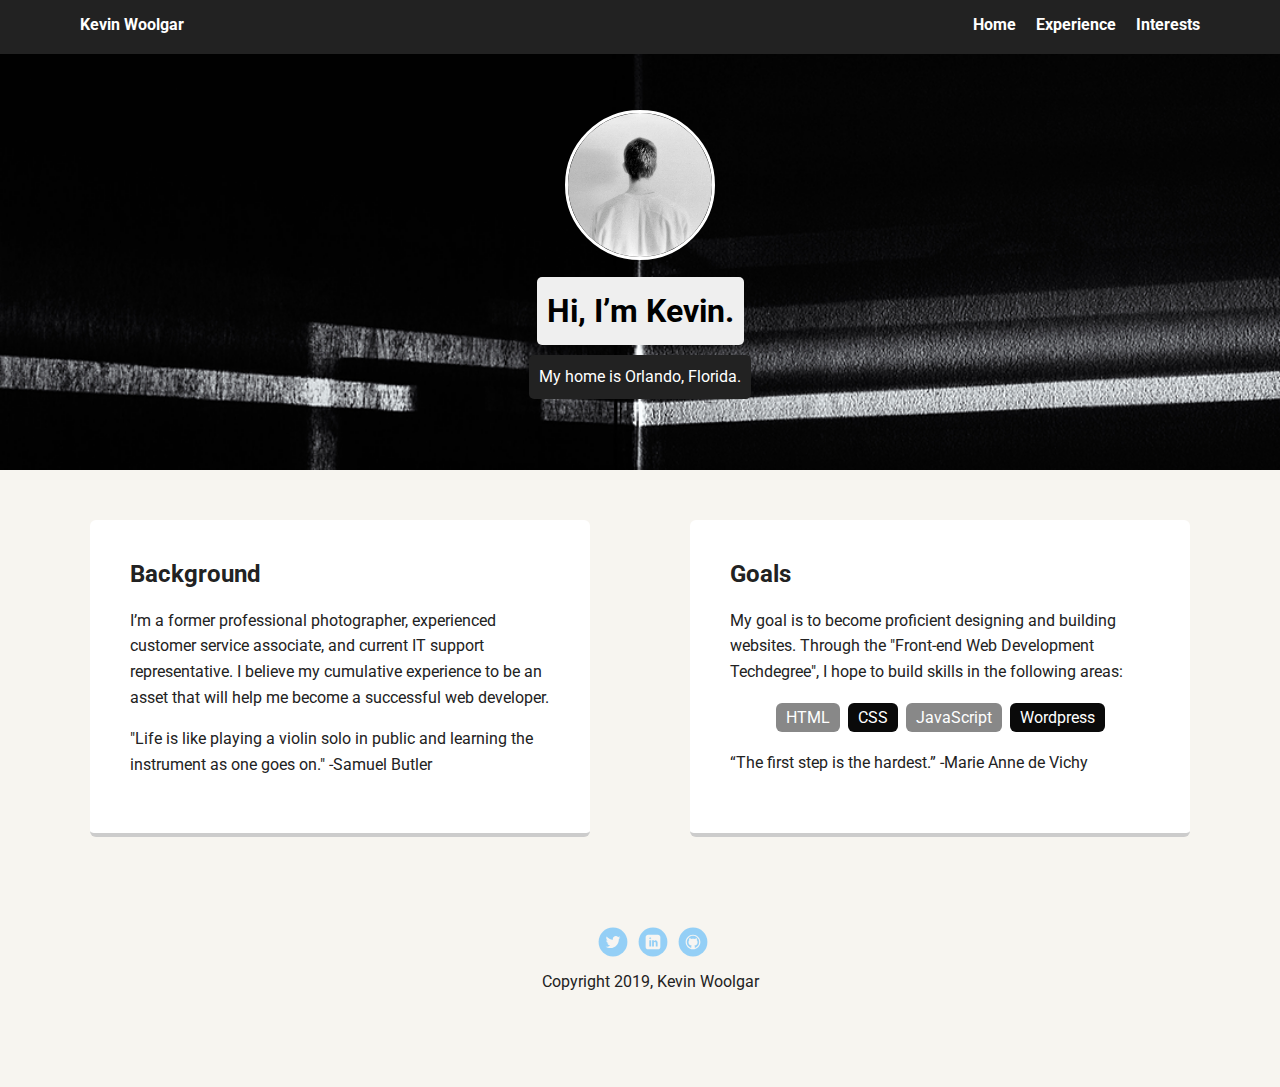
<file: index.html>
<!doctype html>
<html lang="en">
<head>
  <meta charset="utf-8">
  <title>Kevin Woolgar's Profile</title>
  <meta name="viewport" content="width=device-width, initial-scale=1.0">
  <link rel="stylesheet" href="styles.css">
  <link href="https://fonts.googleapis.com/css?family=Muli%7CRoboto:400,300,500,700,900" rel="stylesheet">
  <link rel="icon" href="images/ProfilePhoto_KevinWoolgar.png" type="image/png" sizes="16x16">
</head>

  <body>

    <nav class="main-nav">
        <ul class="nav">
          <li class="name"><a href="index.html">Kevin Woolgar</a></li>
          <li><a href="index.html">Home</a></li>
          <li><a href="experience.html">Experience</a></li>
          <li><a href="interests.html">Interests</a></li>
        </ul>
    </nav>

    <header>
      <img src="images/ProfilePhoto_KevinWoolgar.jpg" alt="Photo of Kevin Woolgar" class="profile-image">
      <h1 class="tag name">Hi, I’m Kevin.</h1>
      <p class="tag location">My home is Orlando, Florida.</p>
    </header>

    <main class="flex">
      <section class="card">
        <h2>Background</h2>
        <p>I’m a former professional photographer, experienced customer service associate, and current IT support representative. I believe my cumulative experience to be an asset that will help me become a successful web developer.</p>
        <p>"Life is like playing a violin solo in public and learning the instrument as one goes on." -Samuel Butler</p>
      </section> 

      <section class="card">
        <h2>Goals</h2>
        <p>My goal is to become proficient designing and building websites. Through the "Front-end Web Development Techdegree", I hope to build skills in the following areas:
         <ul class="skills">
          <li>HTML</li>
          <li>CSS</li>
          <li>JavaScript</li>
          <li>Wordpress</li>
        </ul>
        <p>“The first step is the hardest.” -Marie Anne de Vichy</p>
      </section> 

    </main>
    <footer>
      <ul>
        <li><a href="https://twitter.com/kevinwoolgar" class="social twitter">Twitter</a></li>
        <li><a href="https://www.linkedin.com/in/kevin-woolgar-8122b797/" class="social linkedin">LinkedIn</a></li>
        <li><a href="https://github.com/kevinwoolgar" class="social github">Github</a></li>
      </ul>
      <p class="copyright">Copyright 2019, Kevin Woolgar</p>
    </footer>
  </body>
  </html>
</file>
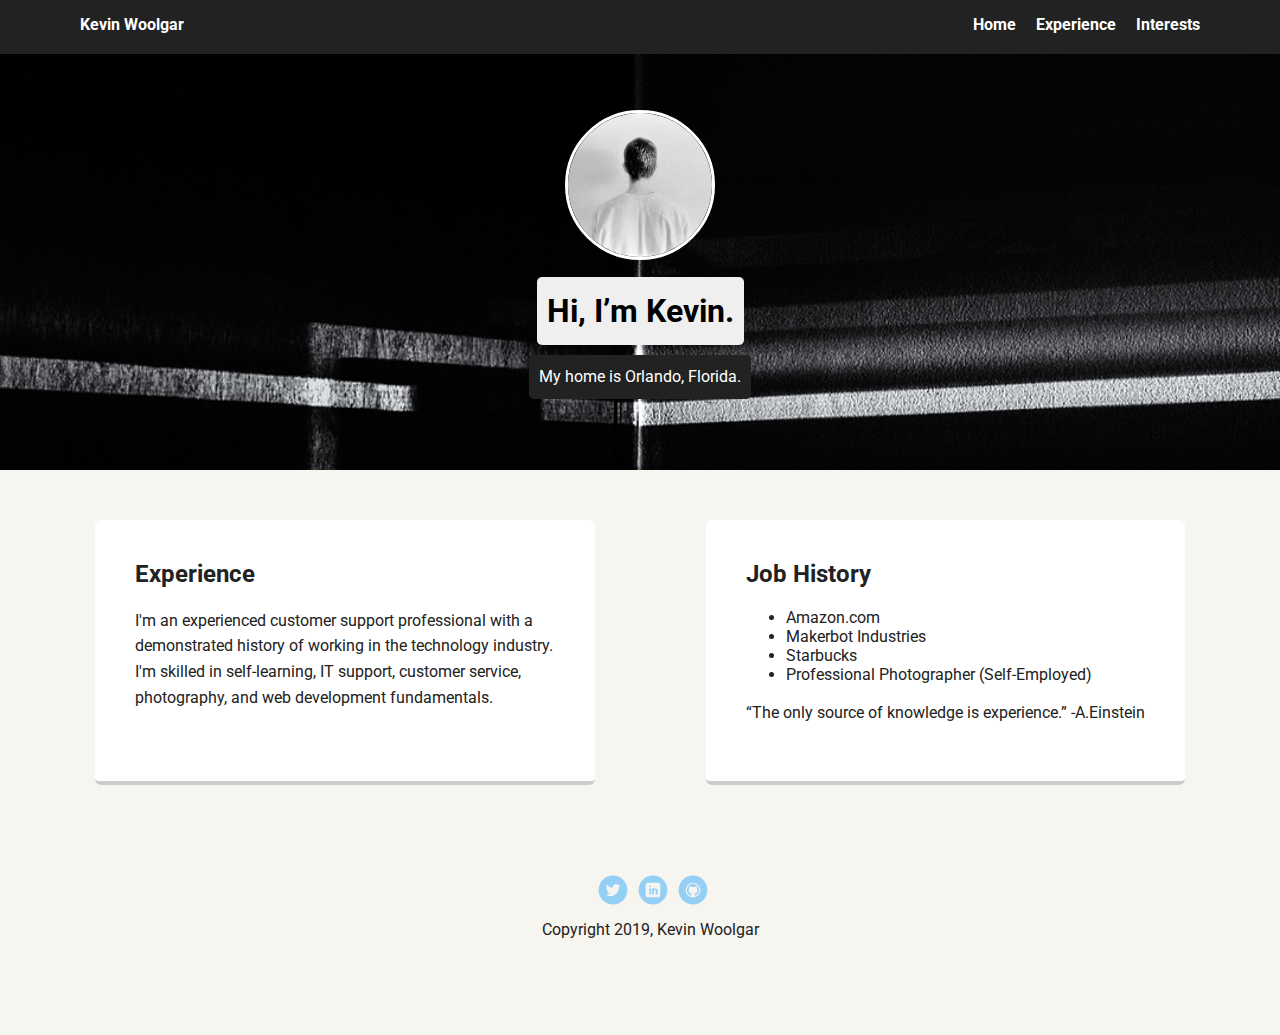
<file: experience.html>
<!doctype html>
<html lang="en">
<head>
  <meta charset="utf-8">
  <title>Kevin Woolgar's Profile</title>
  <meta name="viewport" content="width=device-width, initial-scale=1.0">
  <link rel="stylesheet" href="styles.css">
  <link href="https://fonts.googleapis.com/css?family=Muli%7CRoboto:400,300,500,700,900" rel="stylesheet">
  <link rel="icon" href="images/ProfilePhoto_KevinWoolgar.png" type="image/png" sizes="16x16">
</head>
  <body>

    <nav class="main-nav">
        <ul class="nav">
          <li class="name"><a href="index.html">Kevin Woolgar</a></li>
          <li><a href="index.html">Home</a></li>
          <li><a href="experience.html">Experience</a></li>
          <li><a href="interests.html">Interests</a></li>
        </ul>
    </nav>

    <header>
      <img src="images/ProfilePhoto_KevinWoolgar.jpg" alt="Photo of Kevin Woolgar" class="profile-image">
      <h1 class="tag name">Hi, I’m Kevin.</h1>
      <p class="tag location">My home is Orlando, Florida.</p>
    </header>

    <main class="flex">
      <section class="card">
        <h2>Experience</h2>
        <p>I'm an experienced customer support professional with a demonstrated history of working in the technology industry. I'm skilled in self-learning, IT support, customer service, photography, and web development fundamentals.</p>
        <p></p>
      </section> 

      <section class="card">
        <h2>Job History</h2>
        <p></p>
        <ul>
          <li>Amazon.com</li>
          <li>Makerbot Industries</li>
          <li>Starbucks</li>
          <li>Professional Photographer (Self-Employed)</li>
        </ul>
        <p>“The only source of knowledge is experience.” -A.Einstein</p>
      </section> 

    </main>
    <footer>
      <ul>
        <li><a href="https://twitter.com/kevinwoolgar" class="social twitter">Twitter</a></li>
        <li><a href="https://www.linkedin.com/in/kevin-woolgar-8122b797/" class="social linkedin">LinkedIn</a></li>
        <li><a href="https://github.com/kevinwoolgar" class="social github">Github</a></li>
      </ul>
      <p class="copyright">Copyright 2019, Kevin Woolgar</p>
    </footer>
  </body>
  </html>
</file>
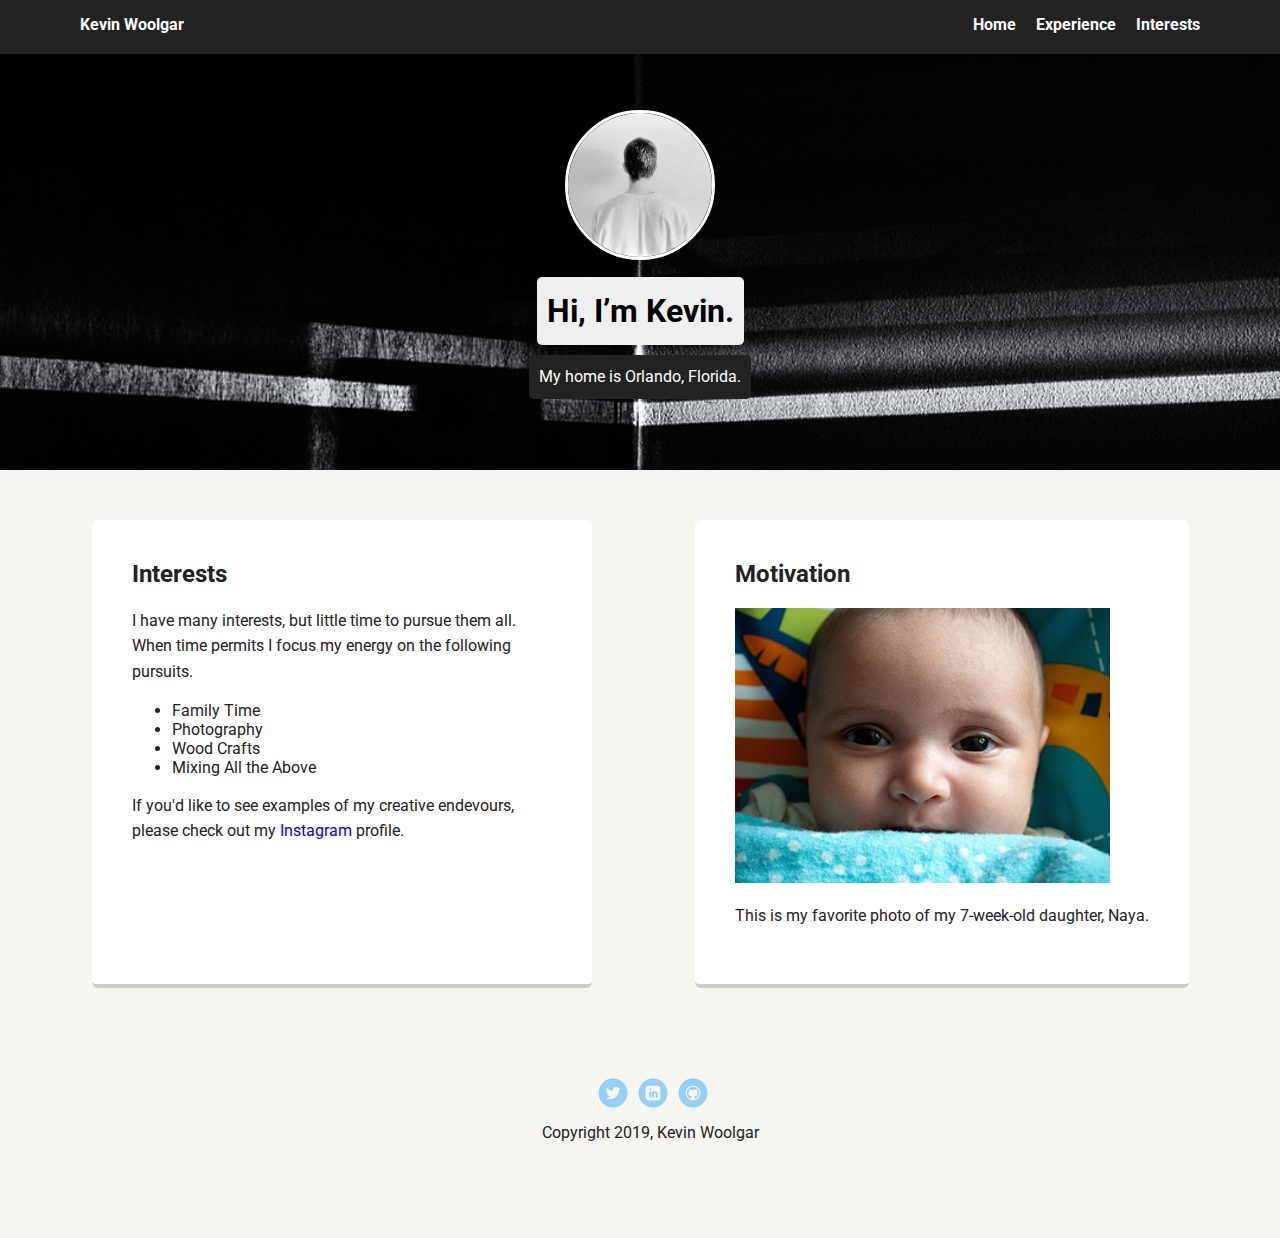
<file: interests.html>
<!doctype html>
<html lang="en">
<head>
  <meta charset="utf-8">
  <title>Kevin Woolgar's Profile</title>
  <meta name="viewport" content="width=device-width, initial-scale=1.0">
  <link rel="stylesheet" href="styles.css">
  <link href="https://fonts.googleapis.com/css?family=Muli%7CRoboto:400,300,500,700,900" rel="stylesheet">
  <link rel="icon" href="images/ProfilePhoto_KevinWoolgar.png" type="image/png" sizes="16x16">
</head>
  <body>

    <nav class="main-nav">
        <ul class="nav">
          <li class="name"><a href="index.html">Kevin Woolgar</a></li>
          <li><a href="index.html">Home</a></li>
          <li><a href="experience.html">Experience</a></li>
          <li><a href="interests.html">Interests</a></li>
        </ul>
    </nav>

    <header>
      <img src="images/ProfilePhoto_KevinWoolgar.jpg" alt="Photo of Kevin Woolgar" class="profile-image">
      <h1 class="tag name">Hi, I’m Kevin.</h1>
      <p class="tag location">My home is Orlando, Florida.</p>
    </header>

    <main class="flex">
      <section class="card">
        <h2>Interests</h2>
        <p>I have many interests, but little time to pursue them all. When time permits I focus my energy on the following pursuits.</p>
        <ul>
          <li>Family Time</li>
          <li>Photography</li>
          <li>Wood Crafts</li>
          <li>Mixing All the Above</li>
        </ul>
        <p>If you'd like to see examples of my creative endevours, please check out my <a href="https://www.instagram.com/kevinwoolgar/" class="instagram">Instagram</a> profile.</p>
      </section> 

      <section class="card">
        <h2>Motivation</h2>
        <img src="images/Naya2019_400px.jpg" alt="Naya" style="width:375px;height:275px;" class="img-thumbnail"/>
        <p>This is my favorite photo of my 7-week-old daughter, Naya.</p>
      </section> 
  
    </main>
    <footer>
      <ul>
        <li><a href="https://twitter.com/kevinwoolgar" class="social twitter">Twitter</a></li>
        <li><a href="https://www.linkedin.com/in/kevin-woolgar-8122b797/" class="social linkedin">LinkedIn</a></li>
        <li><a href="https://github.com/kevinwoolgar" class="social github">Github</a></li>
      </ul>
      <p class="copyright">Copyright 2019, Kevin Woolgar</p>
    </footer>
  </body>
  </html>
</file>
<file: styles.css>
/* Global Layout Set-up */
* { 
  box-sizing: border-box;
}
  
body {
  margin: 0;
  padding: 0;
  text-align: center;
  font-family: 'Roboto', sans-serif;
  color: #222;
  background: #f7f5f0;
}
/* Link Styles */

a {
  text-decoration: none;
  color: white;
}
a:hover {
  color: #6633ff;
}

.instagram {
  color: blue;
}

/* Section Styles */

.main-nav {
  width: 100%;
  background: #222;
  min-height: 30px;
  padding: 10px;
  position: fixed;
  text-align: center;
}
.nav {
  display: flex;
  justify-content: space-around;
  font-weight: 700;
  list-style-type: none;
  margin: 0 auto;
  padding: 0;
}

.nav .name {
    display: block;
    margin-right: auto;
    color: white;
}
.nav li {
  padding: 5px 10px 10px 10px;
}
.nav a {
  transition: all .5s;
}
.nav a:hover {
  color: #999;
}

header {
  text-align: center;
  background: url('images/LightWall_CopyrightKevinWoolgar_Background.gif') no-repeat top center ;
  background-size: cover;
  overflow: hidden;
  padding-top: 60px;
}
header {
  line-height: 1.5;
}
header .profile-image {
  margin-top: 50px;
  width: 150px;
  height: 150px;
  border-radius: 50%;
  border: 3px solid white;
  transition: all .4s;
}
header .profile-image:hover {
  transform: scale(1.2) rotate(15deg);
}
.tag {
  background-color: #efefef;
  color: black;
  padding: 10px;
  border-radius: 5px;
  display: table;
  margin: 10px auto;
} 
.location {
  background-color: #222;
  color: white;
}
.card {
  margin: 30px;
  padding: 20px 40px 40px;
  max-width: 500px;
  text-align: left;
  background: #fff;
  border-bottom: 4px solid #ccc;
  border-radius: 6px;
  transition: all .5s;
}
.card:hover {
  border-color: #0399ff;
}

ul.skills {
  padding: 0;
  text-align: center;
}

.skills li {
  border-radius: 6px;
  display: inline-block;
  background: #0a0a0a;
  color: white;
  padding: 5px 10px;
  margin: 2px;
}

.skills li:nth-child(odd) {
  background: #888888;
}

footer {
  width: 100%;
  min-height: 30px;
  padding: 20px 0 40px 20px;
}

footer .copyright {
  top: -8px;
  font-size: .75em;
}

footer ul {
  list-style-type: none;
  margin: 0;
  padding: 0;
}

footer ul li {
  display: inline-block;
}

a.social {
  display: inline-block;
  text-indent: -9999px;
  margin-left: 5px;
  width: 30px;
  height: 30px;
  background-size: 30px 30px;
  opacity: .4;
  transition: all .5s;
}
a.twitter {
  background-image: url(images/twitter.svg);
}
a.linkedin {
  background-image: url(images/linkedin.svg);
}
a.github {
  background-image: url(images/github.svg);
}
a.social:hover {
  opacity: 1;
}
.clearfix {
  clear: both;
}

/* Styles for larger screens */
@media screen and (min-width: 720px) {
  
  .flex {
      display: -ms-flexbox;      /* TWEENER - IE 10 */
      display: flex; 
      max-width: 1200px;
      -ms-flex-pack: distribute;
      justify-content: space-around;
      margin: 0 auto;
  }

  header {
    min-height: 470px;
  }

  .nav {
    max-width: 1200px;
    padding: 0 30px;
  }


  main {
    padding-top: 20px;
  }

  main p {
    line-height: 1.6em;
  }

  footer {
    font-size: 1.3em;
    max-width: 1200px;
    margin: 40px auto;
  }

}
</file>
